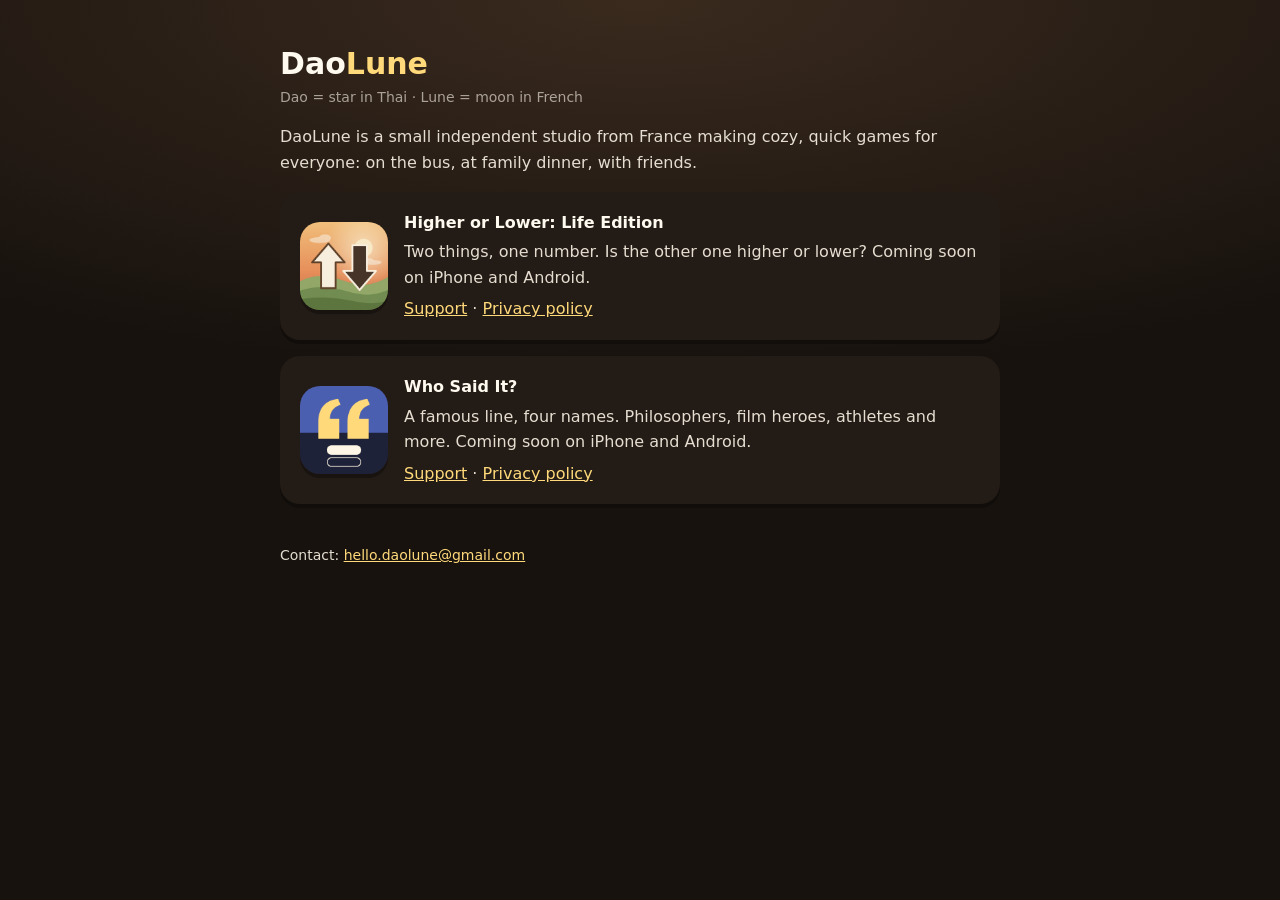
<file: index.html>
<!DOCTYPE html>
<html lang="en">
<head>
<meta charset="utf-8">
<meta name="viewport" content="width=device-width, initial-scale=1">
<title>DaoLune – small cozy games</title>
<link rel="stylesheet" href="higher-or-lower/style.css">
<style>.game{display:flex;gap:16px;align-items:center}.game img{width:88px;height:88px;border-radius:20px;box-shadow:0 4px 0 rgba(0,0,0,.3)}</style>
</head>
<body>
<main>
  <h1>Dao<span>Lune</span></h1>
  <p class="muted">Dao = star in Thai · Lune = moon in French</p>
  <p>DaoLune is a small independent studio from France making cozy, quick games for everyone: on the bus, at family dinner, with friends.</p>
  <div class="card game">
    <img src="higher-or-lower/icon.png" alt="">
    <div><b>Higher or Lower: Life Edition</b>
      <p style="margin:4px 0 0">Two things, one number. Is the other one higher or lower? Coming soon on iPhone and Android.</p>
      <p style="margin:6px 0 0"><a href="higher-or-lower/">Support</a> · <a href="higher-or-lower/privacy.html">Privacy policy</a></p></div>
  </div>
  <div class="card game">
    <img src="whosaidit/icon.png" alt="">
    <div><b>Who Said It?</b>
      <p style="margin:4px 0 0">A famous line, four names. Philosophers, film heroes, athletes and more. Coming soon on iPhone and Android.</p>
      <p style="margin:6px 0 0"><a href="whosaidit/">Support</a> · <a href="whosaidit/privacy.html">Privacy policy</a></p></div>
  </div>
  <p class="foot">Contact: <a href="mailto:hello.daolune@gmail.com">hello.daolune@gmail.com</a></p>
</main>
</body>
</html>
</file>
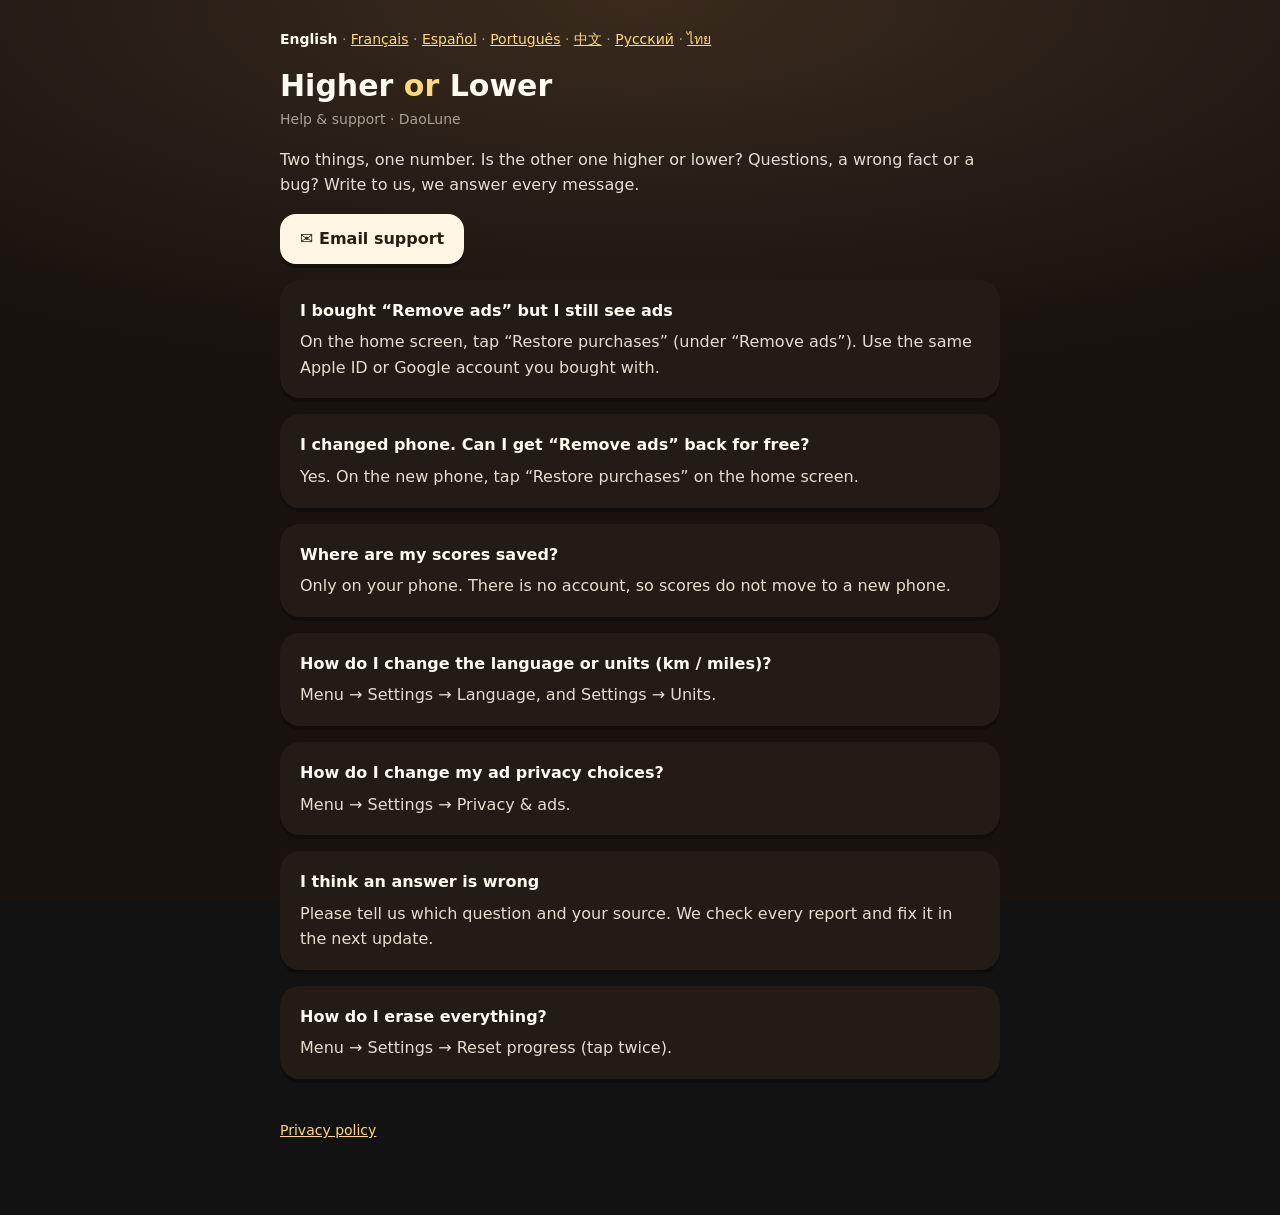
<file: higher-or-lower/index.html>
<!DOCTYPE html>
<html lang="en">
<head>
<meta charset="utf-8">
<meta name="viewport" content="width=device-width, initial-scale=1">
<title>Higher or Lower – Support</title>
<link rel="stylesheet" href="style.css">
</head>
<body>
<main>
  <nav class="langs" id="langs"></nav>
  <article id="doc"></article>
  <p class="foot"><a href="privacy.html" id="back"></a></p>
</main>
<script src="config.js"></script>
<script>
// Support page of the game "Higher or Lower" (App Store "Support URL").
const T = {
en:{ back:"Privacy policy", title:"Help & support", intro:"Two things, one number. Is the other one higher or lower? Questions, a wrong fact or a bug? Write to us, we answer every message.", mail:"Email support", faq:[
 ["I bought “Remove ads” but I still see ads","On the home screen, tap “Restore purchases” (under “Remove ads”). Use the same Apple ID or Google account you bought with."],
 ["I changed phone. Can I get “Remove ads” back for free?","Yes. On the new phone, tap “Restore purchases” on the home screen."],
 ["Where are my scores saved?","Only on your phone. There is no account, so scores do not move to a new phone."],
 ["How do I change the language or units (km / miles)?","Menu → Settings → Language, and Settings → Units."],
 ["How do I change my ad privacy choices?","Menu → Settings → Privacy & ads."],
 ["I think an answer is wrong","Please tell us which question and your source. We check every report and fix it in the next update."],
 ["How do I erase everything?","Menu → Settings → Reset progress (tap twice)."]]},
fr:{ back:"Politique de confidentialité", title:"Aide et assistance", intro:"Deux choses, un nombre. L'autre est-il plus ou moins ? Une question, une erreur dans une réponse ou un bug ? Écris-nous, nous répondons à chaque message.", mail:"Écrire au support", faq:[
 ["J'ai acheté « Supprimer les pubs » mais je vois encore des pubs","Sur l'écran d'accueil, appuie sur « Restaurer les achats » (sous « Supprimer les pubs »), avec le même identifiant Apple ou compte Google que pour l'achat."],
 ["J'ai changé de téléphone. Je récupère « Supprimer les pubs » gratuitement ?","Oui. Sur le nouveau téléphone, appuie sur « Restaurer les achats » sur l'écran d'accueil."],
 ["Où sont enregistrés mes scores ?","Uniquement sur ton téléphone. Il n'y a pas de compte, donc les scores ne passent pas sur un nouveau téléphone."],
 ["Comment changer la langue ou les unités (km / miles) ?","Menu → Réglages → Langue, et Réglages → Unités."],
 ["Comment modifier mes choix de confidentialité pour les pubs ?","Menu → Réglages → Confidentialité et pubs."],
 ["Je pense qu'une réponse est fausse","Dis-nous quelle question et ta source. Nous vérifions chaque signalement et corrigeons dans la mise à jour suivante."],
 ["Comment tout effacer ?","Menu → Réglages → Effacer la progression (appuie deux fois)."]]},
es:{ back:"Política de privacidad", title:"Ayuda y soporte", intro:"Dos cosas, un número. ¿El otro es más o menos? ¿Una pregunta, un dato erróneo o un fallo? Escríbenos, respondemos a todos los mensajes.", mail:"Escribir a soporte", faq:[
 ["Compré «Quitar anuncios» pero sigo viendo anuncios","En la pantalla de inicio, toca «Restaurar compras» (debajo de «Quitar anuncios»), con el mismo ID de Apple o cuenta de Google de la compra."],
 ["Cambié de teléfono. ¿Recupero «Quitar anuncios» gratis?","Sí. En el teléfono nuevo, toca «Restaurar compras» en la pantalla de inicio."],
 ["¿Dónde se guardan mis puntuaciones?","Solo en tu teléfono. No hay cuenta, así que no pasan a un teléfono nuevo."],
 ["¿Cómo cambio el idioma o las unidades (km / millas)?","Menú → Ajustes → Idioma, y Ajustes → Unidades."],
 ["¿Cómo cambio mis opciones de privacidad de anuncios?","Menú → Ajustes → Privacidad y anuncios."],
 ["Creo que una respuesta está mal","Dinos qué pregunta y tu fuente. Revisamos cada aviso y lo corregimos en la siguiente actualización."],
 ["¿Cómo lo borro todo?","Menú → Ajustes → Borrar progreso (toca dos veces)."]]},
pt:{ back:"Política de privacidade", title:"Ajuda e suporte", intro:"Duas coisas, um número. O outro é maior ou menor? Dúvida, um dado errado ou um bug? Escreva para nós, respondemos todas as mensagens.", mail:"Falar com o suporte", faq:[
 ["Comprei “Remover anúncios” mas ainda vejo anúncios","Na tela inicial, toque em “Restaurar compras” (abaixo de “Remover anúncios”), com o mesmo ID Apple ou conta Google da compra."],
 ["Troquei de celular. Recupero “Remover anúncios” de graça?","Sim. No celular novo, toque em “Restaurar compras” na tela inicial."],
 ["Onde ficam salvas minhas pontuações?","Só no seu celular. Não existe conta, então elas não passam para um celular novo."],
 ["Como mudo o idioma ou as unidades (km / milhas)?","Menu → Configurações → Idioma, e Configurações → Unidades."],
 ["Como mudo minhas escolhas de privacidade de anúncios?","Menu → Configurações → Privacidade e anúncios."],
 ["Acho que uma resposta está errada","Diga qual pergunta e sua fonte. Verificamos cada aviso e corrigimos na próxima atualização."],
 ["Como apago tudo?","Menu → Configurações → Apagar progresso (toque duas vezes)."]]},
zh:{ back:"隐私政策", title:"帮助与支持", intro:"两样东西，一个数字。另一个更高还是更低？有问题、发现答案有误或遇到 bug？请给我们写信，每条消息我们都会回复。", mail:"联系支持", faq:[
 ["我购买了“去除广告”，但仍然看到广告","在主界面点击“恢复购买”（位于“去除广告”下方），并使用购买时的 Apple ID 或 Google 账号。"],
 ["我换了手机，可以免费恢复“去除广告”吗？","可以。在新手机的主界面点击“恢复购买”。"],
 ["我的分数保存在哪里？","只保存在你的手机上。没有账号，所以分数不会转移到新手机。"],
 ["如何更改语言或单位（公里 / 英里）？","菜单 → 设置 → 语言，以及 设置 → 单位。"],
 ["如何更改广告隐私选项？","菜单 → 设置 → 隐私与广告。"],
 ["我觉得某个答案是错的","请告诉我们是哪道题以及你的来源。我们会核实每一条反馈，并在下次更新中修正。"],
 ["如何清除所有数据？","菜单 → 设置 → 重置进度（点两次）。"]]},
ru:{ back:"Политика конфиденциальности", title:"Помощь и поддержка", intro:"Две вещи, одно число. У другой больше или меньше? Вопрос, ошибка в ответе или баг? Напиши нам — мы отвечаем на каждое сообщение.", mail:"Написать в поддержку", faq:[
 ["Я купил(а) «Убрать рекламу», но реклама осталась","На главном экране нажми «Восстановить покупки» (под «Убрать рекламу»), используя тот же Apple ID или аккаунт Google, что и при покупке."],
 ["Я сменил(а) телефон. Можно бесплатно вернуть «Убрать рекламу»?","Да. На новом телефоне нажми «Восстановить покупки» на главном экране."],
 ["Где хранятся мои результаты?","Только на телефоне. Аккаунта нет, поэтому результаты не переносятся на новый телефон."],
 ["Как сменить язык или единицы (км / мили)?","Меню → Настройки → Язык, и Настройки → Единицы."],
 ["Как изменить настройки конфиденциальности рекламы?","Меню → Настройки → Конфиденциальность и реклама."],
 ["Кажется, ответ неверный","Напиши, какой вопрос и твой источник. Мы проверяем каждое сообщение и исправляем в следующем обновлении."],
 ["Как всё стереть?","Меню → Настройки → Сбросить прогресс (нажми дважды)."]]},
th:{ back:"นโยบายความเป็นส่วนตัว", title:"ช่วยเหลือและติดต่อ", intro:"ของสองอย่าง ตัวเลขหนึ่งตัว อีกอย่างมากกว่าหรือน้อยกว่า? มีคำถาม เจอคำตอบผิด หรือพบปัญหา? เขียนถึงเราได้เลย เราตอบทุกข้อความ", mail:"อีเมลถึงฝ่ายช่วยเหลือ", faq:[
 ["ซื้อ “ลบโฆษณา” แล้วแต่ยังเห็นโฆษณา","ที่หน้าแรก แตะ “กู้คืนการซื้อ” (ใต้ “ลบโฆษณา”) โดยใช้ Apple ID หรือบัญชี Google เดียวกับที่ใช้ซื้อ"],
 ["เปลี่ยนโทรศัพท์ใหม่ ได้ “ลบโฆษณา” คืนฟรีไหม?","ได้ ในโทรศัพท์เครื่องใหม่ แตะ “กู้คืนการซื้อ” ที่หน้าแรก"],
 ["คะแนนของฉันเก็บไว้ที่ไหน?","เก็บในโทรศัพท์ของคุณเท่านั้น ไม่มีบัญชี คะแนนจึงไม่ย้ายไปเครื่องใหม่"],
 ["เปลี่ยนภาษาหรือหน่วย (กม. / ไมล์) อย่างไร?","เมนู → การตั้งค่า → ภาษา และ การตั้งค่า → หน่วย"],
 ["เปลี่ยนตัวเลือกความเป็นส่วนตัวของโฆษณาอย่างไร?","เมนู → การตั้งค่า → ความเป็นส่วนตัวและโฆษณา"],
 ["คิดว่ามีคำตอบผิด","บอกเราว่าเป็นคำถามข้อไหนและแหล่งข้อมูลของคุณ เราตรวจสอบทุกการแจ้งและแก้ไขในอัปเดตถัดไป"],
 ["ลบข้อมูลทั้งหมดอย่างไร?","เมนู → การตั้งค่า → รีเซ็ตความคืบหน้า (แตะสองครั้ง)"]]},
};
renderPage(T, (t) => '<h1>Higher <span>or</span> Lower</h1><p class="muted">'+t.title+' · DaoLune</p><p>'+t.intro+'</p><p><a class="btn" href="mailto:'+EMAIL+'?subject=Higher%20or%20Lower">✉️ '+t.mail+'</a></p>'
  + t.faq.map(([q,a]) => '<div class="card"><b>'+q+'</b><p style="margin:6px 0 0">'+a+'</p></div>').join(""));
</script>
</body>
</html>
</file>
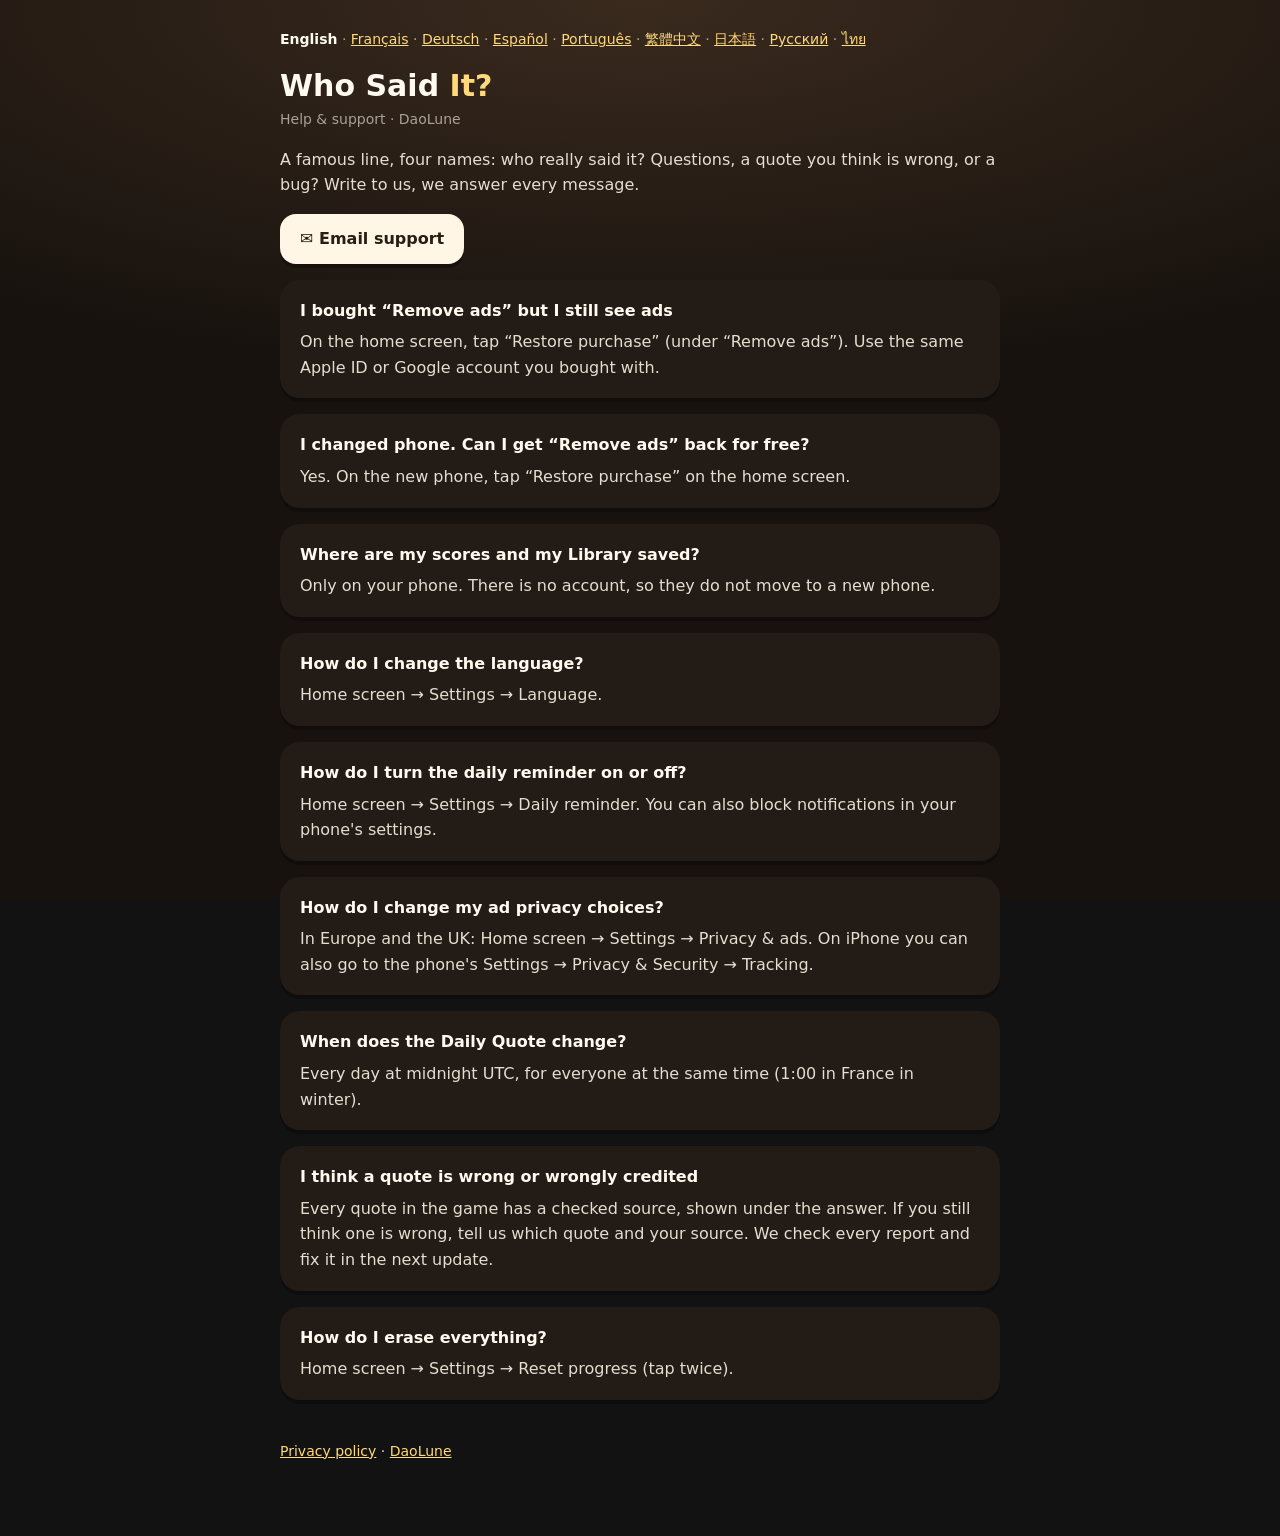
<file: whosaidit/index.html>
<!DOCTYPE html>
<html lang="en">
<head>
<meta charset="utf-8">
<meta name="viewport" content="width=device-width, initial-scale=1">
<title>Who Said It? – Support</title>
<link rel="stylesheet" href="style.css">
</head>
<body>
<main>
  <nav class="langs" id="langs"></nav>
  <article id="doc"></article>
  <p class="foot"><a href="privacy.html" id="back"></a> · <a href="../">DaoLune</a></p>
</main>
<script>
// Support page of the game "Who Said It?" (App Store "Support URL"). Labels match the game's own buttons.
const EMAIL = "hello.daolune@gmail.com";
const LANGS = [["en","English"],["fr","Français"],["de","Deutsch"],["es","Español"],["pt","Português"],["zh","繁體中文"],["ja","日本語"],["ru","Русский"],["th","ไทย"]];
const T = {
en:{ back:"Privacy policy", title:"Help & support", intro:"A famous line, four names: who really said it? Questions, a quote you think is wrong, or a bug? Write to us, we answer every message.", mail:"Email support", faq:[
 ["I bought “Remove ads” but I still see ads","On the home screen, tap “Restore purchase” (under “Remove ads”). Use the same Apple ID or Google account you bought with."],
 ["I changed phone. Can I get “Remove ads” back for free?","Yes. On the new phone, tap “Restore purchase” on the home screen."],
 ["Where are my scores and my Library saved?","Only on your phone. There is no account, so they do not move to a new phone."],
 ["How do I change the language?","Home screen → Settings → Language."],
 ["How do I turn the daily reminder on or off?","Home screen → Settings → Daily reminder. You can also block notifications in your phone's settings."],
 ["How do I change my ad privacy choices?","In Europe and the UK: Home screen → Settings → Privacy & ads. On iPhone you can also go to the phone's Settings → Privacy & Security → Tracking."],
 ["When does the Daily Quote change?","Every day at midnight UTC, for everyone at the same time (1:00 in France in winter)."],
 ["I think a quote is wrong or wrongly credited","Every quote in the game has a checked source, shown under the answer. If you still think one is wrong, tell us which quote and your source. We check every report and fix it in the next update."],
 ["How do I erase everything?","Home screen → Settings → Reset progress (tap twice)."]]},
fr:{ back:"Politique de confidentialité", title:"Aide et assistance", intro:"Une citation célèbre, quatre noms : qui l'a vraiment dite ? Une question, une citation qui te semble fausse ou un bug ? Écris-nous, nous répondons à chaque message.", mail:"Écrire au support", faq:[
 ["J'ai acheté « Supprimer les pubs » mais je vois encore des pubs","Sur l'écran d'accueil, appuie sur « Restaurer l'achat » (sous « Supprimer les pubs »), avec le même identifiant Apple ou compte Google que pour l'achat."],
 ["J'ai changé de téléphone. Je récupère « Supprimer les pubs » gratuitement ?","Oui. Sur le nouveau téléphone, appuie sur « Restaurer l'achat » sur l'écran d'accueil."],
 ["Où sont enregistrés mes scores et ma Collection ?","Uniquement sur ton téléphone. Il n'y a pas de compte, donc ils ne passent pas sur un nouveau téléphone."],
 ["Comment changer la langue ?","Écran d'accueil → Réglages → Langue."],
 ["Comment activer ou couper le rappel quotidien ?","Écran d'accueil → Réglages → Rappel quotidien. Tu peux aussi bloquer les notifications dans les réglages du téléphone."],
 ["Comment modifier mes choix de confidentialité pour les pubs ?","En Europe et au Royaume-Uni : écran d'accueil → Réglages → Confidentialité et pubs. Sur iPhone, tu peux aussi aller dans Réglages du téléphone → Confidentialité et sécurité → Suivi."],
 ["Quand change la Citation du jour ?","Chaque jour à minuit UTC, en même temps pour tout le monde (1 h du matin en France l'hiver)."],
 ["Je pense qu'une citation est fausse ou mal attribuée","Chaque citation du jeu a une source vérifiée, affichée sous la réponse. Si tu penses quand même qu'il y a une erreur, dis-nous quelle citation et ta source. Nous vérifions chaque signalement et corrigeons dans la mise à jour suivante."],
 ["Comment tout effacer ?","Écran d'accueil → Réglages → Effacer la progression (appuie deux fois)."]]},
de:{ back:"Datenschutzerklärung", title:"Hilfe & Support", intro:"Ein berühmtes Zitat, vier Namen: Wer hat es wirklich gesagt? Fragen, ein Zitat, das du für falsch hältst, oder ein Fehler? Schreib uns, wir beantworten jede Nachricht.", mail:"Support kontaktieren", faq:[
 ["Ich habe „Werbung entfernen“ gekauft, sehe aber noch Werbung","Tippe auf dem Startbildschirm auf „Kauf wiederherstellen“ (unter „Werbung entfernen“). Nutze dieselbe Apple-ID bzw. dasselbe Google-Konto wie beim Kauf."],
 ["Ich habe ein neues Handy. Bekomme ich „Werbung entfernen“ kostenlos zurück?","Ja. Tippe auf dem neuen Handy auf dem Startbildschirm auf „Kauf wiederherstellen“."],
 ["Wo werden meine Punkte und meine Sammlung gespeichert?","Nur auf deinem Handy. Es gibt kein Konto, daher werden sie nicht auf ein neues Handy übertragen."],
 ["Wie ändere ich die Sprache?","Startbildschirm → Einstellungen → Sprache."],
 ["Wie schalte ich die tägliche Erinnerung ein oder aus?","Startbildschirm → Einstellungen → Tägliche Erinnerung. Du kannst Mitteilungen auch in den Handy-Einstellungen blockieren."],
 ["Wie ändere ich meine Datenschutz-Einstellungen für Werbung?","In Europa und Großbritannien: Startbildschirm → Einstellungen → Datenschutz & Werbung. Auf dem iPhone auch unter Einstellungen → Datenschutz & Sicherheit → Tracking."],
 ["Wann wechselt das Zitat des Tages?","Jeden Tag um Mitternacht UTC, für alle gleichzeitig (1 Uhr in Deutschland im Winter)."],
 ["Ich glaube, ein Zitat ist falsch oder falsch zugeordnet","Jedes Zitat im Spiel hat eine geprüfte Quelle, die unter der Antwort steht. Wenn du trotzdem einen Fehler vermutest, nenne uns das Zitat und deine Quelle. Wir prüfen jede Meldung und korrigieren sie im nächsten Update."],
 ["Wie lösche ich alles?","Startbildschirm → Einstellungen → Fortschritt zurücksetzen (zweimal tippen)."]]},
es:{ back:"Política de privacidad", title:"Ayuda y soporte", intro:"Una frase célebre, cuatro nombres: ¿quién la dijo de verdad? ¿Una pregunta, una cita que crees que está mal o un fallo? Escríbenos, respondemos a todos los mensajes.", mail:"Escribir a soporte", faq:[
 ["Compré «Quitar anuncios» pero sigo viendo anuncios","En la pantalla de inicio, toca «Restaurar compra» (debajo de «Quitar anuncios»), con el mismo ID de Apple o cuenta de Google de la compra."],
 ["Cambié de teléfono. ¿Recupero «Quitar anuncios» gratis?","Sí. En el teléfono nuevo, toca «Restaurar compra» en la pantalla de inicio."],
 ["¿Dónde se guardan mis puntuaciones y mi Colección?","Solo en tu teléfono. No hay cuenta, así que no pasan a un teléfono nuevo."],
 ["¿Cómo cambio el idioma?","Pantalla de inicio → Ajustes → Idioma."],
 ["¿Cómo activo o desactivo el recordatorio diario?","Pantalla de inicio → Ajustes → Recordatorio diario. También puedes bloquear las notificaciones en los ajustes del teléfono."],
 ["¿Cómo cambio mis opciones de privacidad de anuncios?","En Europa y Reino Unido: pantalla de inicio → Ajustes → Privacidad y anuncios. En iPhone también en Ajustes del teléfono → Privacidad y seguridad → Rastreo."],
 ["¿Cuándo cambia la Cita del día?","Cada día a medianoche UTC, a la misma hora para todos (la 1:00 en España en invierno)."],
 ["Creo que una cita está mal o mal atribuida","Cada cita del juego tiene una fuente verificada, que aparece bajo la respuesta. Si aun así crees que hay un error, dinos qué cita y tu fuente. Revisamos cada aviso y lo corregimos en la siguiente actualización."],
 ["¿Cómo lo borro todo?","Pantalla de inicio → Ajustes → Borrar progreso (toca dos veces)."]]},
pt:{ back:"Política de privacidade", title:"Ajuda e suporte", intro:"Uma frase famosa, quatro nomes: quem disse de verdade? Dúvida, uma citação que parece errada ou um bug? Escreva para nós, respondemos todas as mensagens.", mail:"Falar com o suporte", faq:[
 ["Comprei “Remover anúncios” mas ainda vejo anúncios","Na tela inicial, toque em “Restaurar compra” (abaixo de “Remover anúncios”), com o mesmo ID Apple ou conta Google da compra."],
 ["Troquei de celular. Recupero “Remover anúncios” de graça?","Sim. No celular novo, toque em “Restaurar compra” na tela inicial."],
 ["Onde ficam salvas minhas pontuações e minha Coleção?","Só no seu celular. Não existe conta, então elas não passam para um celular novo."],
 ["Como mudo o idioma?","Tela inicial → Configurações → Idioma."],
 ["Como ligo ou desligo o lembrete diário?","Tela inicial → Configurações → Lembrete diário. Você também pode bloquear as notificações nas configurações do celular."],
 ["Como mudo minhas escolhas de privacidade de anúncios?","Na Europa e no Reino Unido: tela inicial → Configurações → Privacidade e anúncios. No iPhone, também em Ajustes → Privacidade e Segurança → Rastreamento."],
 ["Quando a Citação do dia muda?","Todo dia à meia-noite UTC, ao mesmo tempo para todos (21h no horário de Brasília)."],
 ["Acho que uma citação está errada ou atribuída à pessoa errada","Cada citação do jogo tem uma fonte verificada, mostrada abaixo da resposta. Se mesmo assim achar que há um erro, diga qual citação e sua fonte. Verificamos cada aviso e corrigimos na próxima atualização."],
 ["Como apago tudo?","Tela inicial → Configurações → Apagar progresso (toque duas vezes)."]]},
zh:{ back:"隱私政策", title:"說明與支援", intro:"一句名言，四個名字：到底是誰說的？有問題、覺得某句名言有誤，或遇到錯誤？請寫信給我們，每封訊息我們都會回覆。", mail:"聯絡支援", faq:[
 ["我買了「去除廣告」，但還是看到廣告","在主畫面點「恢復購買」（在「去除廣告」下方），並使用購買時的 Apple ID 或 Google 帳號。"],
 ["我換了手機，可以免費取回「去除廣告」嗎？","可以。在新手機的主畫面點「恢復購買」。"],
 ["我的分數和收藏存在哪裡？","只存在你的手機裡。沒有帳號，所以不會轉移到新手機。"],
 ["如何更改語言？","主畫面 → 設定 → 語言。"],
 ["如何開啟或關閉每日提醒？","主畫面 → 設定 → 每日提醒。你也可以在手機設定中封鎖通知。"],
 ["如何更改廣告隱私選項？","在歐洲和英國：主畫面 → 設定 → 隱私與廣告。iPhone 也可以到手機的 設定 → 隱私權與安全性 → 追蹤。"],
 ["「每日名言」什麼時候更新？","每天 UTC 午夜，所有人同時更新（台灣時間早上 8 點）。"],
 ["我覺得某句名言有誤或作者標錯了","遊戲中每句名言都有經過查證的出處，顯示在答案下方。如果你仍然覺得有錯，請告訴我們是哪一句以及你的資料來源。我們會核實每一則回報，並在下次更新中修正。"],
 ["如何清除所有資料？","主畫面 → 設定 → 重置進度（點兩次）。"]]},
ja:{ back:"プライバシーポリシー", title:"ヘルプとサポート", intro:"有名な言葉と4つの名前。本当に言ったのは誰？ ご質問、間違っていると思う名言、不具合などがあればご連絡ください。すべてのメッセージにお返事します。", mail:"サポートにメール", faq:[
 ["「広告を削除」を購入したのに広告が出ます","ホーム画面で「購入を復元」（「広告を削除」の下）をタップしてください。購入時と同じ Apple ID または Google アカウントを使ってください。"],
 ["機種変更しました。「広告を削除」は無料で戻せますか？","はい。新しい端末のホーム画面で「購入を復元」をタップしてください。"],
 ["スコアやコレクションはどこに保存されますか？","お使いの端末の中だけです。アカウントがないため、新しい端末には引き継がれません。"],
 ["言語を変えるには？","ホーム画面 → 設定 → 言語。"],
 ["毎日のお知らせをオン・オフするには？","ホーム画面 → 設定 → 毎日のお知らせ。端末の設定で通知をオフにすることもできます。"],
 ["広告のプライバシー設定を変えるには？","ヨーロッパとイギリスでは：ホーム画面 → 設定 → プライバシーと広告。iPhone では端末の 設定 → プライバシーとセキュリティ → トラッキング からも変更できます。"],
 ["「今日の名言」はいつ変わりますか？","毎日 UTC の午前0時に、全員同時に変わります（日本時間の午前9時）。"],
 ["名言が間違っている、または別の人の言葉だと思います","ゲーム内のすべての名言には確認済みの出典があり、答えの下に表示されます。それでも間違いだと思う場合は、どの名言かと根拠となる出典をお知らせください。すべて確認し、次のアップデートで修正します。"],
 ["すべて消去するには？","ホーム画面 → 設定 → 記録をリセット（2回タップ）。"]]},
ru:{ back:"Политика конфиденциальности", title:"Помощь и поддержка", intro:"Известная фраза и четыре имени: кто сказал её на самом деле? Вопрос, цитата, которая кажется неверной, или ошибка? Напиши нам — мы отвечаем на каждое сообщение.", mail:"Написать в поддержку", faq:[
 ["Я купил(а) «Убрать рекламу», но реклама осталась","На главном экране нажми «Восстановить покупку» (под «Убрать рекламу»), используя тот же Apple ID или аккаунт Google, что и при покупке."],
 ["Я сменил(а) телефон. Можно бесплатно вернуть «Убрать рекламу»?","Да. На новом телефоне нажми «Восстановить покупку» на главном экране."],
 ["Где хранятся мои результаты и Коллекция?","Только на телефоне. Аккаунта нет, поэтому они не переносятся на новый телефон."],
 ["Как сменить язык?","Главный экран → Настройки → Язык."],
 ["Как включить или выключить ежедневное напоминание?","Главный экран → Настройки → Ежедневное напоминание. Также можно отключить уведомления в настройках телефона."],
 ["Как изменить настройки конфиденциальности рекламы?","В Европе и Великобритании: главный экран → Настройки → Конфиденциальность и реклама. На iPhone также: Настройки телефона → Конфиденциальность и безопасность → Отслеживание."],
 ["Когда меняется цитата дня?","Каждый день в полночь по UTC, для всех одновременно (в 3:00 по Москве)."],
 ["Мне кажется, цитата неверная или приписана не тому человеку","У каждой цитаты в игре есть проверенный источник — он показан под ответом. Если всё же видишь ошибку, напиши, какая цитата и какой у тебя источник. Мы проверяем каждое сообщение и исправляем в следующем обновлении."],
 ["Как всё стереть?","Главный экран → Настройки → Сбросить прогресс (нажми дважды)."]]},
th:{ back:"นโยบายความเป็นส่วนตัว", title:"ช่วยเหลือและติดต่อ", intro:"คำคมดัง ชื่อสี่ชื่อ ใครพูดจริง ๆ? มีคำถาม เจอคำคมที่คิดว่าผิด หรือพบปัญหา? เขียนถึงเราได้เลย เราตอบทุกข้อความ", mail:"อีเมลถึงฝ่ายช่วยเหลือ", faq:[
 ["ซื้อ “ลบโฆษณา” แล้วแต่ยังเห็นโฆษณา","ที่หน้าแรก แตะ “กู้คืนการซื้อ” (ใต้ “ลบโฆษณา”) โดยใช้ Apple ID หรือบัญชี Google เดียวกับที่ใช้ซื้อ"],
 ["เปลี่ยนโทรศัพท์ใหม่ ได้ “ลบโฆษณา” คืนฟรีไหม?","ได้ ในโทรศัพท์เครื่องใหม่ แตะ “กู้คืนการซื้อ” ที่หน้าแรก"],
 ["คะแนนและคอลเลกชันของฉันเก็บไว้ที่ไหน?","เก็บในโทรศัพท์ของคุณเท่านั้น ไม่มีบัญชี จึงไม่ย้ายไปเครื่องใหม่"],
 ["เปลี่ยนภาษาอย่างไร?","หน้าแรก → การตั้งค่า → ภาษา"],
 ["เปิดหรือปิดการแจ้งเตือนรายวันอย่างไร?","หน้าแรก → การตั้งค่า → แจ้งเตือนรายวัน หรือปิดการแจ้งเตือนในการตั้งค่าของโทรศัพท์ก็ได้"],
 ["เปลี่ยนตัวเลือกความเป็นส่วนตัวของโฆษณาอย่างไร?","ในยุโรปและสหราชอาณาจักร: หน้าแรก → การตั้งค่า → ความเป็นส่วนตัวและโฆษณา บน iPhone ไปที่ การตั้งค่า → ความเป็นส่วนตัวและความปลอดภัย → การติดตาม ได้ด้วย"],
 ["คำคมประจำวันเปลี่ยนเมื่อไร?","ทุกวันเวลาเที่ยงคืน UTC พร้อมกันทุกคน (7 โมงเช้าเวลาประเทศไทย)"],
 ["คิดว่าคำคมผิดหรือใส่ชื่อคนพูดผิด","ทุกคำคมในเกมมีแหล่งที่มาที่ตรวจสอบแล้ว แสดงอยู่ใต้คำตอบ ถ้ายังคิดว่าผิด บอกเราว่าเป็นคำคมไหนและแหล่งข้อมูลของคุณ เราตรวจสอบทุกการแจ้งและแก้ไขในอัปเดตถัดไป"],
 ["ลบข้อมูลทั้งหมดอย่างไร?","หน้าแรก → การตั้งค่า → ล้างความคืบหน้า (แตะสองครั้ง)"]]},
};
const want = new URLSearchParams(location.search).get("lang") || (navigator.language || "en").slice(0,2).toLowerCase();
const L = T[want] ? want : "en", t = T[L];
document.documentElement.lang = L;
document.getElementById("langs").innerHTML = LANGS.map(([c,n]) => c===L ? "<b>"+n+"</b>" : '<a href="?lang='+c+'">'+n+"</a>").join(" · ");
document.getElementById("doc").innerHTML = '<h1>Who Said <span>It?</span></h1><p class="muted">'+t.title+' · DaoLune</p><p>'+t.intro+'</p><p><a class="btn" href="mailto:'+EMAIL+'?subject=Who%20Said%20It%3F">✉️ '+t.mail+'</a></p>'
  + t.faq.map(([q,a]) => '<div class="card"><b>'+q+'</b><p style="margin:6px 0 0">'+a+'</p></div>').join("");
document.getElementById("back").textContent = t.back;
document.title = "Who Said It? – " + t.title;
</script>
</body>
</html>
</file>
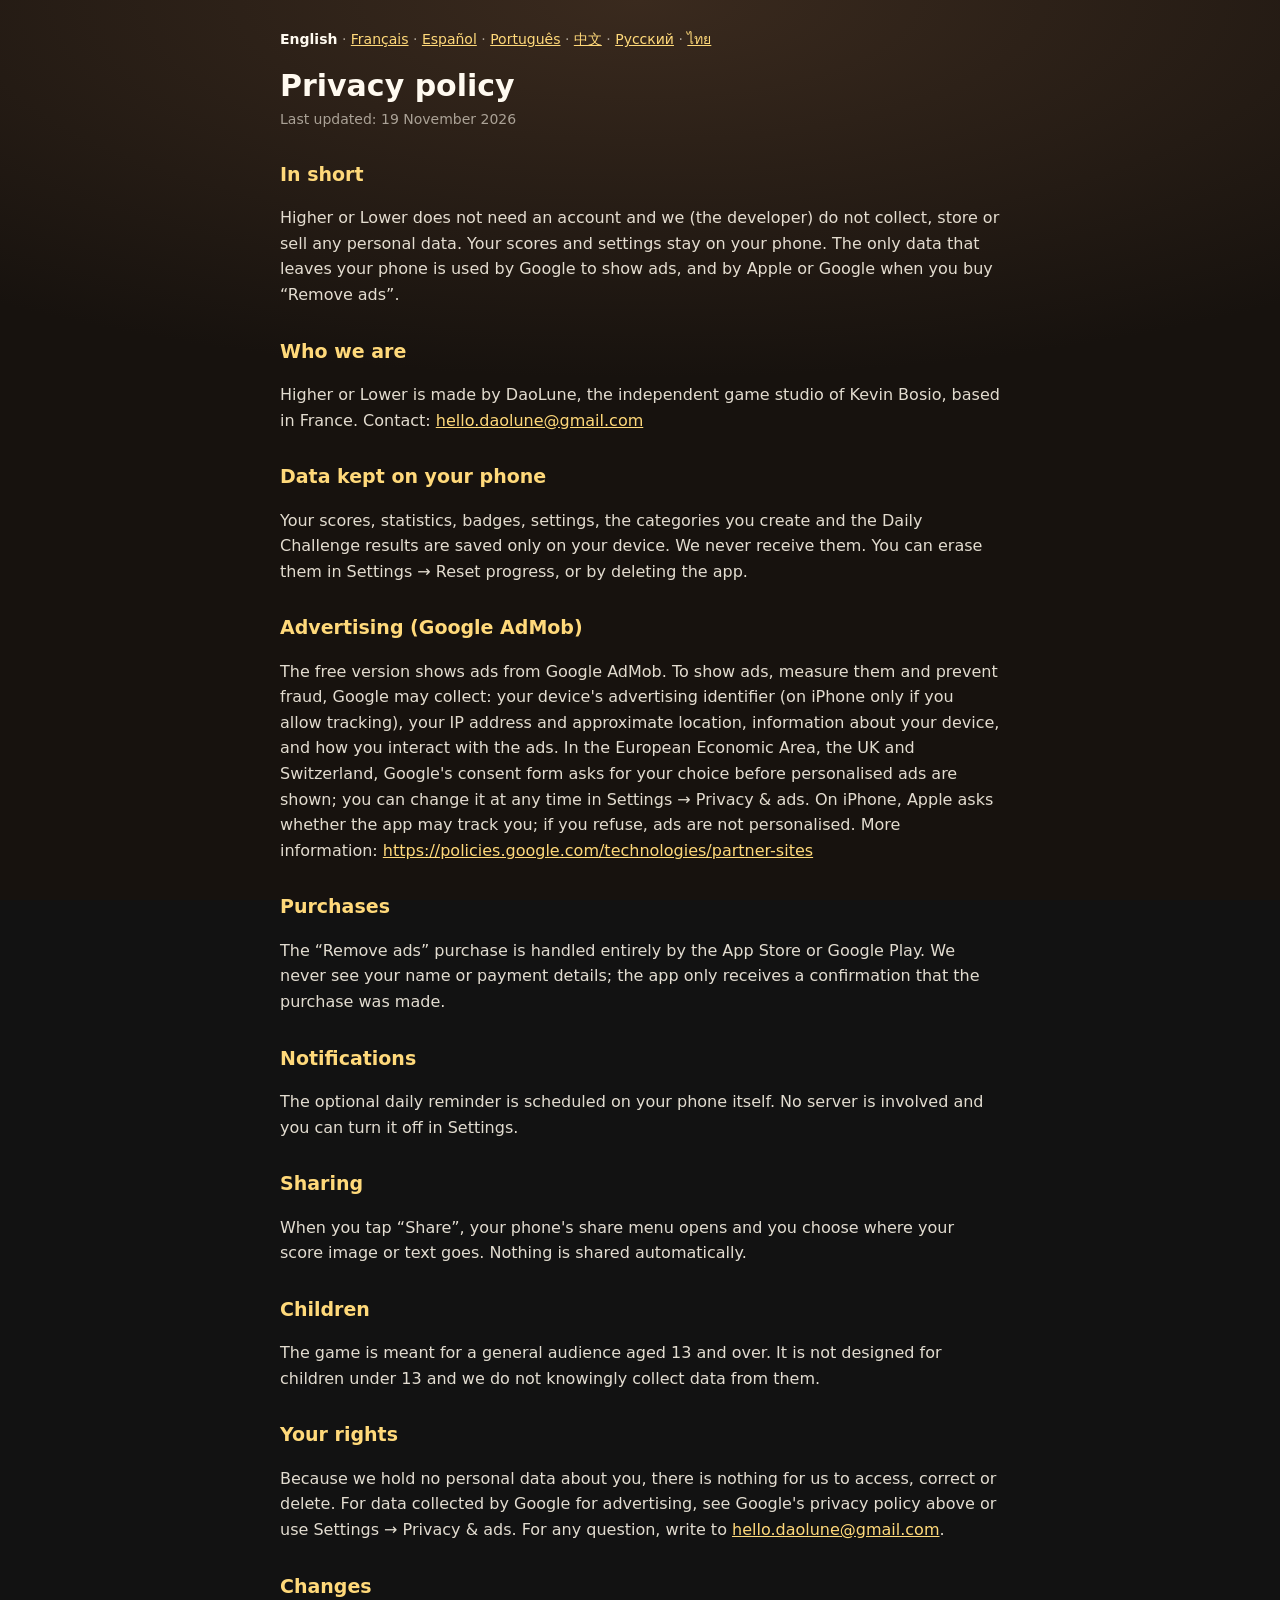
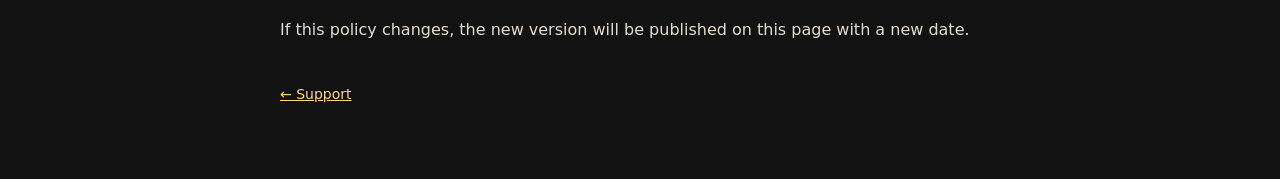
<file: higher-or-lower/privacy.html>
<!DOCTYPE html>
<html lang="en">
<head>
<meta charset="utf-8">
<meta name="viewport" content="width=device-width, initial-scale=1">
<title>Higher or Lower – Privacy policy</title>
<link rel="stylesheet" href="style.css">
</head>
<body>
<main>
  <nav class="langs" id="langs"></nav>
  <article id="doc"></article>
  <p class="foot"><a href="index.html" id="back"></a></p>
</main>
<script src="config.js"></script>
<script>
// Privacy policy of the game "Higher or Lower". Last update: 19 November 2026.
const DATE = { en:"19 November 2026", fr:"19 novembre 2026", es:"19 de noviembre de 2026", pt:"19 de novembro de 2026", zh:"2026年11月19日", ru:"19 ноября 2026 г.", th:"19 พฤศจิกายน 2569" };
const T = {
en:{ back:"← Support", title:"Privacy policy", updated:"Last updated:", s:[
 ["In short","Higher or Lower does not need an account and we (the developer) do not collect, store or sell any personal data. Your scores and settings stay on your phone. The only data that leaves your phone is used by Google to show ads, and by Apple or Google when you buy “Remove ads”."],
 ["Who we are","Higher or Lower is made by DaoLune, the independent game studio of Kevin Bosio, based in France. Contact: {email}"],
 ["Data kept on your phone","Your scores, statistics, badges, settings, the categories you create and the Daily Challenge results are saved only on your device. We never receive them. You can erase them in Settings → Reset progress, or by deleting the app."],
 ["Advertising (Google AdMob)","The free version shows ads from Google AdMob. To show ads, measure them and prevent fraud, Google may collect: your device's advertising identifier (on iPhone only if you allow tracking), your IP address and approximate location, information about your device, and how you interact with the ads. In the European Economic Area, the UK and Switzerland, Google's consent form asks for your choice before personalised ads are shown; you can change it at any time in Settings → Privacy & ads. On iPhone, Apple asks whether the app may track you; if you refuse, ads are not personalised. More information: https://policies.google.com/technologies/partner-sites"],
 ["Purchases","The “Remove ads” purchase is handled entirely by the App Store or Google Play. We never see your name or payment details; the app only receives a confirmation that the purchase was made."],
 ["Notifications","The optional daily reminder is scheduled on your phone itself. No server is involved and you can turn it off in Settings."],
 ["Sharing","When you tap “Share”, your phone's share menu opens and you choose where your score image or text goes. Nothing is shared automatically."],
 ["Children","The game is meant for a general audience aged 13 and over. It is not designed for children under 13 and we do not knowingly collect data from them."],
 ["Your rights","Because we hold no personal data about you, there is nothing for us to access, correct or delete. For data collected by Google for advertising, see Google's privacy policy above or use Settings → Privacy & ads. For any question, write to {email}."],
 ["Changes","If this policy changes, the new version will be published on this page with a new date."]]},
fr:{ back:"← Assistance", title:"Politique de confidentialité", updated:"Dernière mise à jour :", s:[
 ["En bref","Higher or Lower ne demande aucun compte et nous (le développeur) ne collectons, ne conservons et ne vendons aucune donnée personnelle. Tes scores et réglages restent sur ton téléphone. Les seules données qui quittent ton téléphone sont utilisées par Google pour afficher des publicités, et par Apple ou Google si tu achètes « Supprimer les pubs »."],
 ["Qui sommes-nous","Higher or Lower est créé par DaoLune, le studio de jeux indépendant de Kevin Bosio, basé en France. Contact : {email}"],
 ["Données gardées sur ton téléphone","Tes scores, statistiques, badges, réglages, les catégories que tu crées et tes résultats du Défi du jour sont enregistrés uniquement sur ton appareil. Nous ne les recevons jamais. Tu peux les effacer dans Réglages → Effacer la progression, ou en supprimant l'application."],
 ["Publicité (Google AdMob)","La version gratuite affiche des publicités de Google AdMob. Pour les afficher, les mesurer et lutter contre la fraude, Google peut collecter : l'identifiant publicitaire de ton appareil (sur iPhone seulement si tu autorises le suivi), ton adresse IP et ta position approximative, des informations sur ton appareil et tes interactions avec les publicités. Dans l'Espace économique européen, au Royaume-Uni et en Suisse, le formulaire de consentement de Google te demande ton choix avant toute publicité personnalisée ; tu peux le modifier à tout moment dans Réglages → Confidentialité et pubs. Sur iPhone, Apple te demande si l'app peut te suivre ; si tu refuses, les publicités ne sont pas personnalisées. Plus d'infos : https://policies.google.com/technologies/partner-sites"],
 ["Achats","L'achat « Supprimer les pubs » est entièrement géré par l'App Store ou Google Play. Nous ne voyons jamais ton nom ni tes données de paiement ; l'app reçoit seulement la confirmation de l'achat."],
 ["Notifications","Le rappel quotidien (facultatif) est programmé directement sur ton téléphone. Aucun serveur n'intervient et tu peux le désactiver dans les Réglages."],
 ["Partage","Quand tu appuies sur « Partager », le menu de partage de ton téléphone s'ouvre et tu choisis où envoyer ton score. Rien n'est partagé automatiquement."],
 ["Enfants","Le jeu s'adresse à un public général de 13 ans et plus. Il n'est pas conçu pour les enfants de moins de 13 ans et nous ne collectons sciemment aucune donnée les concernant."],
 ["Tes droits (RGPD)","Comme nous ne détenons aucune donnée personnelle te concernant, il n'y a rien à consulter, corriger ou supprimer de notre côté. Pour les données collectées par Google pour la publicité, consulte la politique de Google ci-dessus ou utilise Réglages → Confidentialité et pubs. Pour toute question : {email}. Tu peux aussi contacter la CNIL (www.cnil.fr)."],
 ["Modifications","Si cette politique change, la nouvelle version sera publiée sur cette page avec une nouvelle date."]]},
es:{ back:"← Ayuda", title:"Política de privacidad", updated:"Última actualización:", s:[
 ["En resumen","Higher or Lower no necesita cuenta y nosotros (el desarrollador) no recopilamos, guardamos ni vendemos datos personales. Tus puntuaciones y ajustes se quedan en tu teléfono. Los únicos datos que salen de tu teléfono los usa Google para mostrar anuncios, y Apple o Google cuando compras «Quitar anuncios»."],
 ["Quiénes somos","Higher or Lower está creado por DaoLune, el estudio de juegos independiente de Kevin Bosio, con sede en Francia. Contacto: {email}"],
 ["Datos guardados en tu teléfono","Tus puntuaciones, estadísticas, insignias, ajustes, las categorías que creas y los resultados del Reto diario se guardan solo en tu dispositivo. Nunca los recibimos. Puedes borrarlos en Ajustes → Borrar progreso o eliminando la app."],
 ["Publicidad (Google AdMob)","La versión gratuita muestra anuncios de Google AdMob. Para mostrarlos, medirlos y evitar el fraude, Google puede recopilar: el identificador publicitario de tu dispositivo (en iPhone solo si permites el rastreo), tu dirección IP y ubicación aproximada, información sobre tu dispositivo y cómo interactúas con los anuncios. En el Espacio Económico Europeo, el Reino Unido y Suiza, el formulario de consentimiento de Google te pide tu elección antes de mostrar anuncios personalizados; puedes cambiarla cuando quieras en Ajustes → Privacidad y anuncios. En iPhone, Apple te pregunta si la app puede rastrearte; si lo rechazas, los anuncios no se personalizan. Más información: https://policies.google.com/technologies/partner-sites"],
 ["Compras","La compra «Quitar anuncios» la gestiona por completo App Store o Google Play. Nunca vemos tu nombre ni tus datos de pago; la app solo recibe la confirmación de la compra."],
 ["Notificaciones","El recordatorio diario (opcional) se programa en tu propio teléfono. No interviene ningún servidor y puedes desactivarlo en Ajustes."],
 ["Compartir","Al tocar «Compartir» se abre el menú de tu teléfono y tú eliges dónde enviar tu puntuación. Nada se comparte automáticamente."],
 ["Menores","El juego está pensado para un público general de 13 años o más. No está diseñado para menores de 13 años y no recopilamos conscientemente datos suyos."],
 ["Tus derechos","Como no guardamos datos personales tuyos, no hay nada que consultar, corregir o borrar por nuestra parte. Para los datos que Google recopila para publicidad, consulta su política (enlace arriba) o usa Ajustes → Privacidad y anuncios. Para cualquier pregunta: {email}."],
 ["Cambios","Si esta política cambia, la nueva versión se publicará en esta página con una nueva fecha."]]},
pt:{ back:"← Suporte", title:"Política de privacidade", updated:"Última atualização:", s:[
 ["Resumo","O Higher or Lower não precisa de conta e nós (o desenvolvedor) não coletamos, guardamos nem vendemos dados pessoais. Suas pontuações e configurações ficam no seu celular. Os únicos dados que saem do celular são usados pelo Google para mostrar anúncios, e pela Apple ou pelo Google quando você compra “Remover anúncios”."],
 ["Quem somos","O Higher or Lower é feito pela DaoLune, o estúdio de jogos independente de Kevin Bosio, na França. Contato: {email}"],
 ["Dados guardados no seu celular","Suas pontuações, estatísticas, conquistas, configurações, as categorias que você cria e os resultados do Desafio diário ficam salvos apenas no seu aparelho. Nunca os recebemos. Você pode apagá-los em Configurações → Apagar progresso ou excluindo o app."],
 ["Publicidade (Google AdMob)","A versão gratuita mostra anúncios do Google AdMob. Para exibi-los, medi-los e evitar fraudes, o Google pode coletar: o identificador de publicidade do aparelho (no iPhone, só se você permitir o rastreamento), seu endereço IP e localização aproximada, informações sobre o aparelho e como você interage com os anúncios. No Espaço Econômico Europeu, no Reino Unido e na Suíça, o formulário de consentimento do Google pede sua escolha antes de mostrar anúncios personalizados; você pode mudá-la a qualquer momento em Configurações → Privacidade e anúncios. No iPhone, a Apple pergunta se o app pode rastrear você; se recusar, os anúncios não são personalizados. Mais informações: https://policies.google.com/technologies/partner-sites"],
 ["Compras","A compra “Remover anúncios” é feita inteiramente pela App Store ou pelo Google Play. Nunca vemos seu nome nem seus dados de pagamento; o app só recebe a confirmação da compra."],
 ["Notificações","O lembrete diário (opcional) é agendado no próprio celular. Nenhum servidor é usado e você pode desativá-lo em Configurações."],
 ["Compartilhar","Ao tocar em “Compartilhar”, o menu do seu celular abre e você escolhe para onde enviar sua pontuação. Nada é compartilhado automaticamente."],
 ["Crianças","O jogo é destinado ao público geral a partir de 13 anos. Não foi criado para menores de 13 anos e não coletamos dados deles intencionalmente."],
 ["Seus direitos (LGPD/GDPR)","Como não guardamos dados pessoais seus, não há nada para acessar, corrigir ou apagar do nosso lado. Para dados coletados pelo Google para publicidade, veja a política do Google acima ou use Configurações → Privacidade e anúncios. Dúvidas: {email}."],
 ["Mudanças","Se esta política mudar, a nova versão será publicada nesta página com uma nova data."]]},
zh:{ back:"← 帮助", title:"隐私政策", updated:"最后更新：", s:[
 ["简要说明","Higher or Lower 无需注册账号，我们（开发者）不会收集、存储或出售任何个人数据。你的分数和设置都保存在你的手机上。唯一会离开手机的数据，是 Google 用于展示广告的数据，以及你购买“去除广告”时由 Apple 或 Google 处理的数据。"],
 ["我们是谁","Higher or Lower 由 DaoLune 制作，这是 Kevin Bosio 在法国创立的独立游戏工作室。联系方式：{email}"],
 ["保存在手机上的数据","你的分数、统计、徽章、设置、你创建的类别以及每日挑战结果只保存在你的设备上，我们从不接收这些数据。你可以在“设置 → 重置进度”中清除，或直接删除应用。"],
 ["广告（Google AdMob）","免费版会显示 Google AdMob 的广告。为了展示和衡量广告并防止欺诈，Google 可能会收集：设备的广告标识符（在 iPhone 上仅在你允许跟踪时）、IP 地址和大致位置、设备信息以及你与广告的互动情况。在欧洲经济区、英国和瑞士，Google 会先通过同意表单征求你的选择，再显示个性化广告；你可以随时在“设置 → 隐私与广告”中更改。在 iPhone 上，Apple 会询问是否允许应用跟踪你；如果拒绝，广告将不会个性化。更多信息：https://policies.google.com/technologies/partner-sites"],
 ["购买","“去除广告”的购买完全由 App Store 或 Google Play 处理。我们看不到你的姓名或付款信息，应用只会收到购买成功的确认。"],
 ["通知","可选的每日提醒直接在你的手机上设定，不经过任何服务器，你可以在设置中关闭。"],
 ["分享","当你点击“分享”时，会打开手机自带的分享菜单，由你选择分享到哪里。不会自动分享任何内容。"],
 ["儿童","本游戏面向13岁及以上的一般用户，并非为13岁以下儿童设计，我们也不会有意收集他们的数据。"],
 ["你的权利","由于我们不持有你的任何个人数据，我们这边没有需要查阅、更正或删除的内容。关于 Google 为广告收集的数据，请参阅上方的 Google 政策或使用“设置 → 隐私与广告”。如有任何问题，请联系 {email}。"],
 ["变更","如本政策有变更，新版本将发布在本页面并更新日期。"]]},
ru:{ back:"← Поддержка", title:"Политика конфиденциальности", updated:"Последнее обновление:", s:[
 ["Коротко","Для Higher or Lower не нужен аккаунт, и мы (разработчик) не собираем, не храним и не продаём персональные данные. Твои результаты и настройки остаются на телефоне. Телефон покидают только данные, которые Google использует для показа рекламы, и данные, которые обрабатывают Apple или Google при покупке «Убрать рекламу»."],
 ["Кто мы","Higher or Lower создала DaoLune — независимая игровая студия Кевина Бозио из Франции. Контакт: {email}"],
 ["Данные на твоём телефоне","Результаты, статистика, награды, настройки, созданные тобой категории и итоги заданий дня хранятся только на устройстве. Мы их никогда не получаем. Их можно стереть в разделе «Настройки → Сбросить прогресс» или удалив приложение."],
 ["Реклама (Google AdMob)","В бесплатной версии показывается реклама Google AdMob. Чтобы показывать и измерять рекламу и бороться с мошенничеством, Google может собирать: рекламный идентификатор устройства (на iPhone — только если ты разрешишь отслеживание), IP-адрес и примерное местоположение, сведения об устройстве и о взаимодействии с рекламой. В Европейской экономической зоне, Великобритании и Швейцарии форма согласия Google спрашивает твой выбор до показа персонализированной рекламы; изменить его можно в любой момент в разделе «Настройки → Конфиденциальность и реклама». На iPhone Apple спрашивает, можно ли приложению отслеживать тебя; если отказаться, реклама не будет персонализированной. Подробнее: https://policies.google.com/technologies/partner-sites"],
 ["Покупки","Покупку «Убрать рекламу» полностью обрабатывают App Store или Google Play. Мы не видим ни имени, ни платёжных данных; приложение получает только подтверждение покупки."],
 ["Уведомления","Необязательное ежедневное напоминание настраивается прямо на телефоне. Сервер не используется, отключить напоминание можно в настройках."],
 ["Поделиться","Когда ты нажимаешь «Поделиться», открывается меню телефона, и ты сам выбираешь, куда отправить результат. Ничего не отправляется автоматически."],
 ["Дети","Игра рассчитана на широкую аудиторию от 13 лет. Она не предназначена для детей младше 13 лет, и мы сознательно не собираем их данные."],
 ["Твои права","Поскольку мы не храним о тебе персональных данных, с нашей стороны нечего просматривать, исправлять или удалять. О данных, которые Google собирает для рекламы, читай в политике Google (ссылка выше) или используй «Настройки → Конфиденциальность и реклама». По любым вопросам: {email}."],
 ["Изменения","Если политика изменится, новая версия будет опубликована на этой странице с новой датой."]]},
th:{ back:"← ช่วยเหลือ", title:"นโยบายความเป็นส่วนตัว", updated:"อัปเดตล่าสุด:", s:[
 ["สรุปสั้น ๆ","Higher or Lower ไม่ต้องสมัครบัญชี และเรา (ผู้พัฒนา) ไม่เก็บ ไม่บันทึก และไม่ขายข้อมูลส่วนบุคคลใด ๆ คะแนนและการตั้งค่าของคุณอยู่ในโทรศัพท์ของคุณเท่านั้น ข้อมูลที่ออกจากโทรศัพท์มีเพียงข้อมูลที่ Google ใช้เพื่อแสดงโฆษณา และข้อมูลที่ Apple หรือ Google ใช้เมื่อคุณซื้อ “ลบโฆษณา”"],
 ["เราคือใคร","Higher or Lower สร้างโดย DaoLune สตูดิโอเกมอิสระของ Kevin Bosio ในประเทศฝรั่งเศส ติดต่อ: {email}"],
 ["ข้อมูลที่เก็บในโทรศัพท์","คะแนน สถิติ เหรียญรางวัล การตั้งค่า หมวดที่คุณสร้าง และผลภารกิจประจำวัน ถูกบันทึกไว้ในเครื่องของคุณเท่านั้น เราไม่เคยได้รับข้อมูลเหล่านี้ คุณลบได้ที่ การตั้งค่า → รีเซ็ตความคืบหน้า หรือโดยการลบแอป"],
 ["โฆษณา (Google AdMob)","เวอร์ชันฟรีแสดงโฆษณาจาก Google AdMob เพื่อแสดงและวัดผลโฆษณา รวมถึงป้องกันการฉ้อโกง Google อาจเก็บ: รหัสโฆษณาของอุปกรณ์ (บน iPhone เฉพาะเมื่อคุณอนุญาตการติดตาม) ที่อยู่ IP และตำแหน่งโดยประมาณ ข้อมูลอุปกรณ์ และการโต้ตอบกับโฆษณา ในเขตเศรษฐกิจยุโรป สหราชอาณาจักร และสวิตเซอร์แลนด์ แบบฟอร์มความยินยอมของ Google จะถามความต้องการของคุณก่อนแสดงโฆษณาที่ปรับให้เหมาะกับคุณ และคุณเปลี่ยนได้ทุกเมื่อที่ การตั้งค่า → ความเป็นส่วนตัวและโฆษณา บน iPhone Apple จะถามว่าอนุญาตให้แอปติดตามหรือไม่ หากปฏิเสธ โฆษณาจะไม่ถูกปรับตามตัวคุณ ข้อมูลเพิ่มเติม: https://policies.google.com/technologies/partner-sites"],
 ["การซื้อ","การซื้อ “ลบโฆษณา” ดำเนินการทั้งหมดโดย App Store หรือ Google Play เราไม่เห็นชื่อหรือข้อมูลการชำระเงินของคุณ แอปได้รับเพียงการยืนยันว่าซื้อสำเร็จ"],
 ["การแจ้งเตือน","การแจ้งเตือนรายวัน (ไม่บังคับ) ถูกตั้งไว้ในโทรศัพท์ของคุณเอง ไม่มีเซิร์ฟเวอร์เกี่ยวข้อง และปิดได้ในการตั้งค่า"],
 ["การแชร์","เมื่อคุณแตะ “แชร์” เมนูแชร์ของโทรศัพท์จะเปิดขึ้น และคุณเลือกเองว่าจะส่งคะแนนไปที่ใด ไม่มีการแชร์อัตโนมัติ"],
 ["เด็ก","เกมนี้เหมาะสำหรับผู้ใช้ทั่วไปอายุ 13 ปีขึ้นไป ไม่ได้ออกแบบมาสำหรับเด็กอายุต่ำกว่า 13 ปี และเราไม่ได้ตั้งใจเก็บข้อมูลของเด็ก"],
 ["สิทธิของคุณ","เนื่องจากเราไม่ได้เก็บข้อมูลส่วนบุคคลของคุณ จึงไม่มีข้อมูลให้เข้าถึง แก้ไข หรือลบจากฝั่งเรา สำหรับข้อมูลที่ Google เก็บเพื่อโฆษณา โปรดดูนโยบายของ Google ด้านบน หรือใช้ การตั้งค่า → ความเป็นส่วนตัวและโฆษณา หากมีคำถาม ติดต่อ {email}"],
 ["การเปลี่ยนแปลง","หากนโยบายนี้เปลี่ยนแปลง ฉบับใหม่จะเผยแพร่ในหน้านี้พร้อมวันที่ใหม่"]]},
};
renderPage(T, (t, L) => {
  const link = s => s.replace(/https:\/\/\S+/g, u => '<a href="'+u+'">'+u+'</a>').replace(/\{email\}/g, '<a href="mailto:'+EMAIL+'">'+EMAIL+'</a>');
  return '<h1>'+t.title+'</h1><p class="muted">'+t.updated+' '+DATE[L]+'</p>' + t.s.map(([h,p]) => '<h2>'+h+'</h2><p>'+link(p)+'</p>').join("");
});
</script>
</body>
</html>
</file>
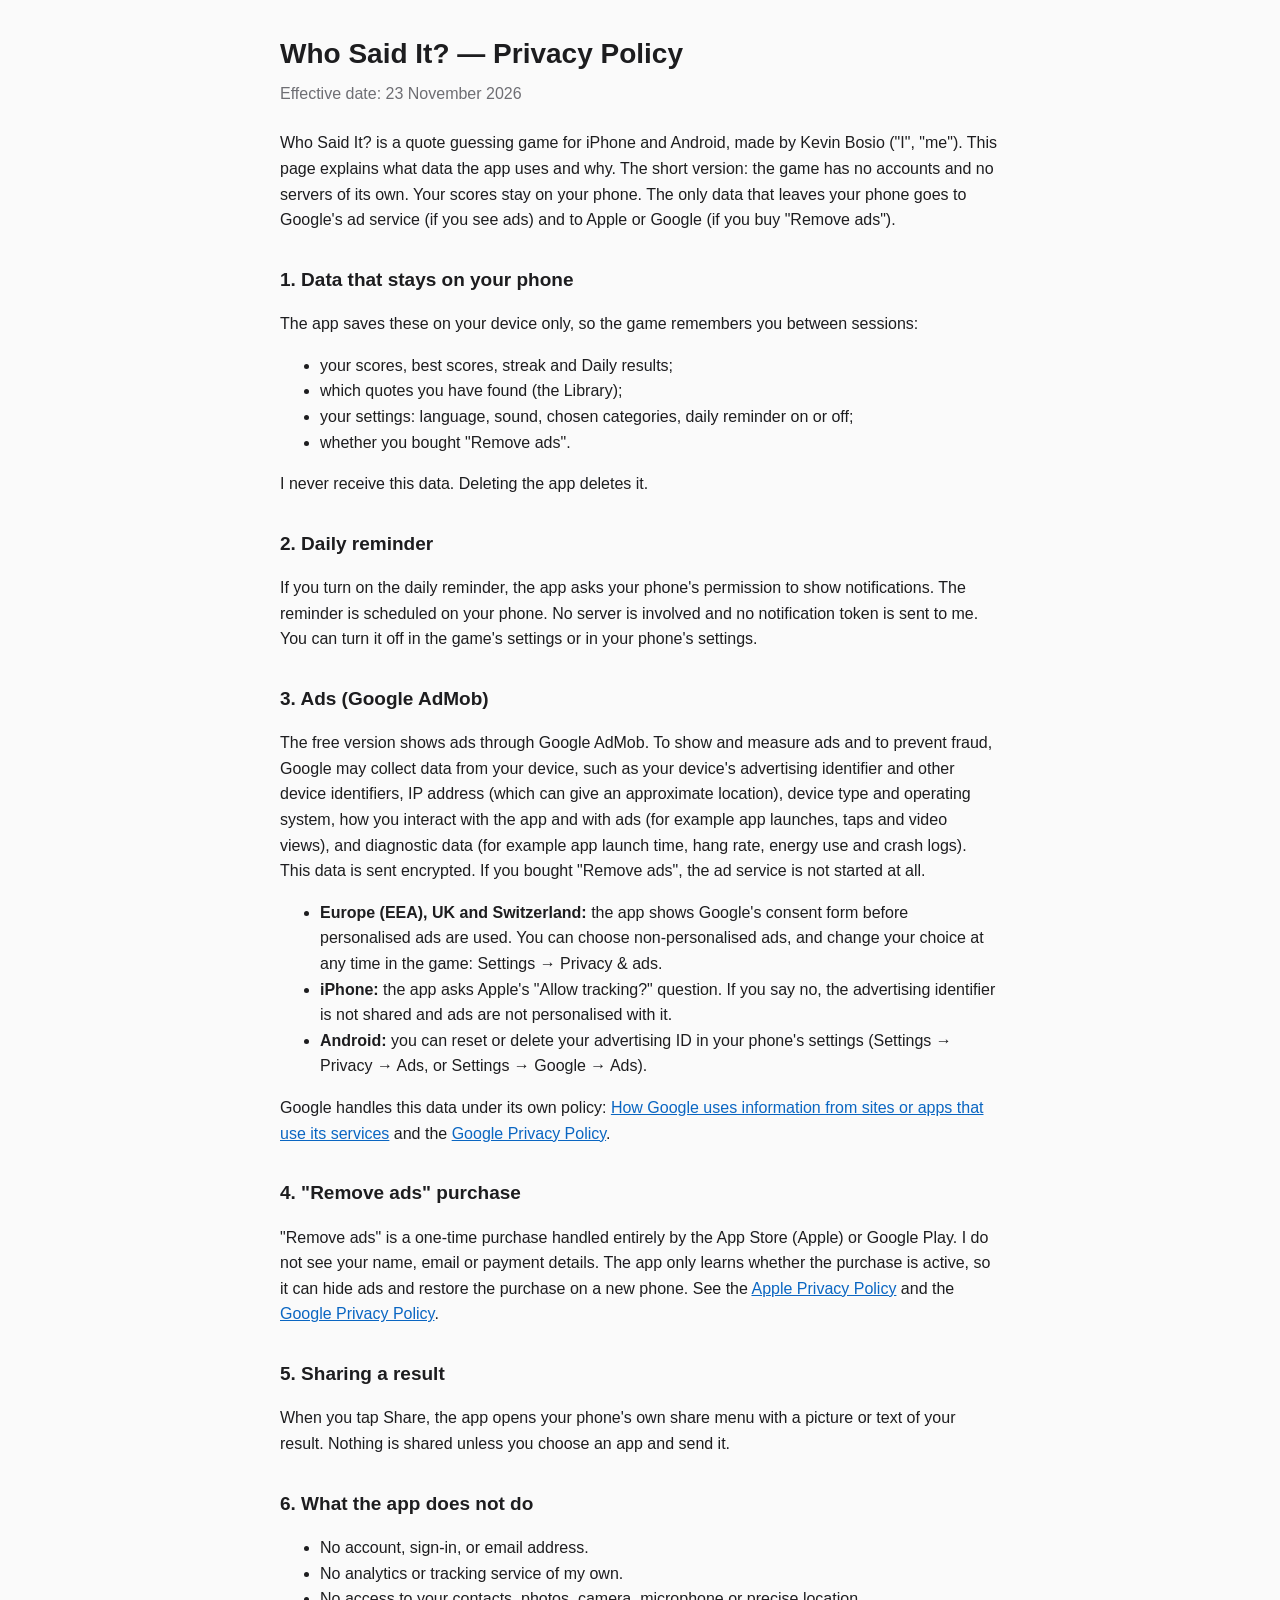
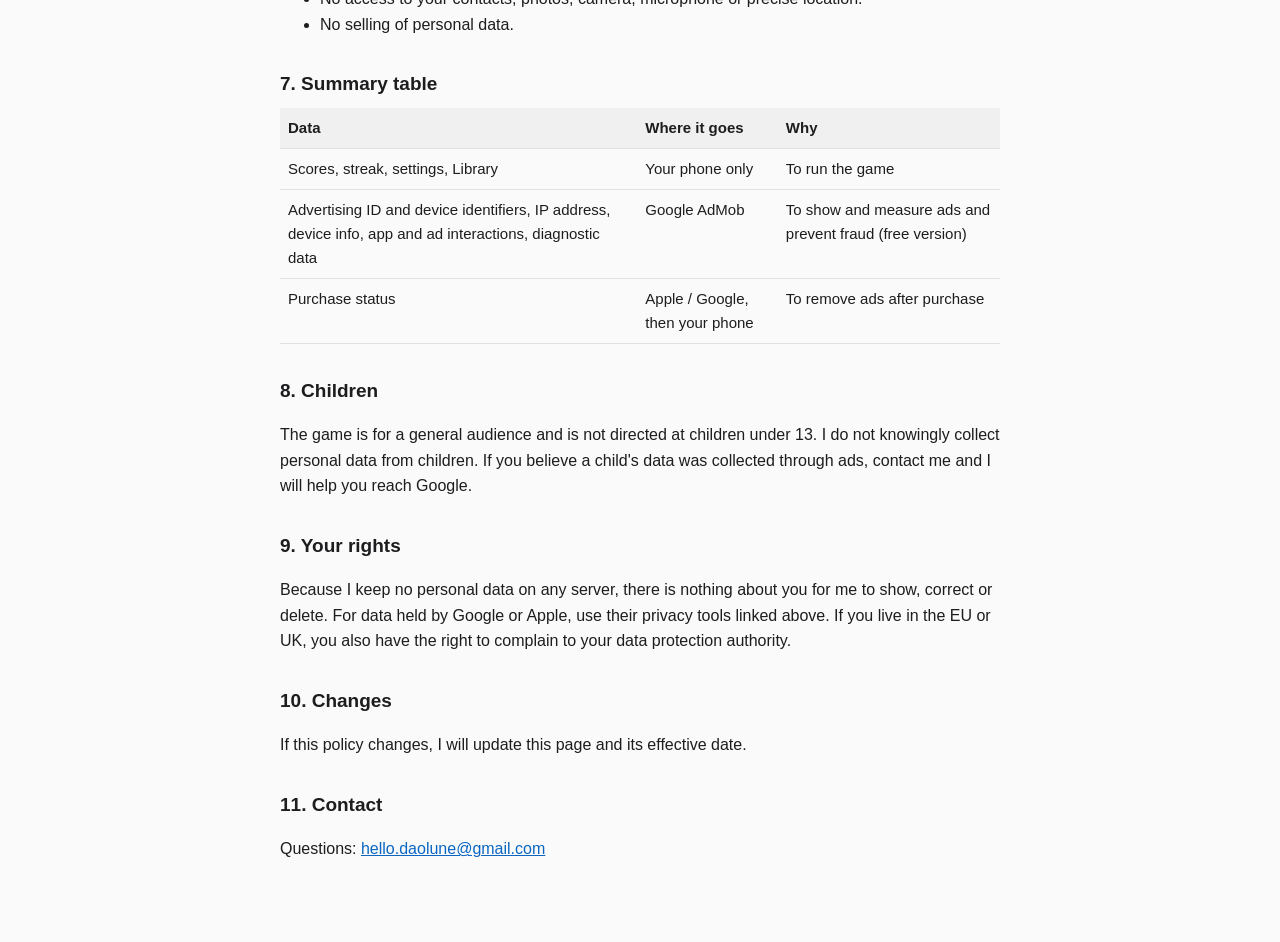
<file: whosaidit/privacy.html>
<!DOCTYPE html>
<html lang="en">
<head>
<meta charset="utf-8">
<meta name="viewport" content="width=device-width, initial-scale=1">
<title>Who Said It? — Privacy Policy</title>
<style>
  body { font-family: -apple-system, "Segoe UI", Roboto, Helvetica, Arial, sans-serif; line-height: 1.6;
         color: #1d1d1f; background: #fafafa; margin: 0; padding: 0; }
  main { max-width: 720px; margin: 0 auto; padding: 32px 20px 64px; }
  h1 { font-size: 28px; margin: 0 0 4px; }
  h2 { font-size: 19px; margin: 32px 0 8px; }
  p, li { font-size: 16px; }
  .date { color: #6e6e73; margin: 0 0 24px; }
  a { color: #0a66c2; }
  table { border-collapse: collapse; width: 100%; font-size: 15px; }
  th, td { text-align: left; vertical-align: top; padding: 8px; border-bottom: 1px solid #e0e0e0; }
  th { background: #f0f0f0; }
</style>
</head>
<body>
<main>
<h1>Who Said It? — Privacy Policy</h1>
<p class="date">Effective date: 23 November 2026</p>

<p>Who Said It? is a quote guessing game for iPhone and Android, made by Kevin Bosio ("I", "me").
This page explains what data the app uses and why. The short version: the game has no accounts
and no servers of its own. Your scores stay on your phone. The only data that leaves your phone
goes to Google's ad service (if you see ads) and to Apple or Google (if you buy "Remove ads").</p>

<h2>1. Data that stays on your phone</h2>
<p>The app saves these on your device only, so the game remembers you between sessions:</p>
<ul>
  <li>your scores, best scores, streak and Daily results;</li>
  <li>which quotes you have found (the Library);</li>
  <li>your settings: language, sound, chosen categories, daily reminder on or off;</li>
  <li>whether you bought "Remove ads".</li>
</ul>
<p>I never receive this data. Deleting the app deletes it.</p>

<h2>2. Daily reminder</h2>
<p>If you turn on the daily reminder, the app asks your phone's permission to show notifications.
The reminder is scheduled on your phone. No server is involved and no notification token is
sent to me. You can turn it off in the game's settings or in your phone's settings.</p>

<h2>3. Ads (Google AdMob)</h2>
<p>The free version shows ads through Google AdMob. To show and measure ads and to prevent fraud,
Google may collect data from your device, such as your device's advertising identifier and other
device identifiers, IP address (which can give an approximate location), device type and operating
system, how you interact with the app and with ads (for example app launches, taps and video views),
and diagnostic data (for example app launch time, hang rate, energy use and crash logs).
This data is sent encrypted. If you bought "Remove ads", the ad service is not started at all.</p>
<ul>
  <li><strong>Europe (EEA), UK and Switzerland:</strong> the app shows Google's consent form before
      personalised ads are used. You can choose non-personalised ads, and change your choice at any
      time in the game: Settings → Privacy &amp; ads.</li>
  <li><strong>iPhone:</strong> the app asks Apple's "Allow tracking?" question. If you say no, the
      advertising identifier is not shared and ads are not personalised with it.</li>
  <li><strong>Android:</strong> you can reset or delete your advertising ID in your phone's settings
      (Settings → Privacy → Ads, or Settings → Google → Ads).</li>
</ul>
<p>Google handles this data under its own policy:
<a href="https://policies.google.com/technologies/partner-sites">How Google uses information from
sites or apps that use its services</a> and the
<a href="https://policies.google.com/privacy">Google Privacy Policy</a>.</p>

<h2>4. "Remove ads" purchase</h2>
<p>"Remove ads" is a one-time purchase handled entirely by the App Store (Apple) or Google Play.
I do not see your name, email or payment details. The app only learns whether the purchase is
active, so it can hide ads and restore the purchase on a new phone. See the
<a href="https://www.apple.com/legal/privacy/">Apple Privacy Policy</a> and the
<a href="https://policies.google.com/privacy">Google Privacy Policy</a>.</p>

<h2>5. Sharing a result</h2>
<p>When you tap Share, the app opens your phone's own share menu with a picture or text of your
result. Nothing is shared unless you choose an app and send it.</p>

<h2>6. What the app does not do</h2>
<ul>
  <li>No account, sign-in, or email address.</li>
  <li>No analytics or tracking service of my own.</li>
  <li>No access to your contacts, photos, camera, microphone or precise location.</li>
  <li>No selling of personal data.</li>
</ul>

<h2>7. Summary table</h2>
<table>
  <tr><th>Data</th><th>Where it goes</th><th>Why</th></tr>
  <tr><td>Scores, streak, settings, Library</td><td>Your phone only</td><td>To run the game</td></tr>
  <tr><td>Advertising ID and device identifiers, IP address, device info, app and ad interactions, diagnostic data</td><td>Google AdMob</td><td>To show and measure ads and prevent fraud (free version)</td></tr>
  <tr><td>Purchase status</td><td>Apple / Google, then your phone</td><td>To remove ads after purchase</td></tr>
</table>

<h2>8. Children</h2>
<p>The game is for a general audience and is not directed at children under 13. I do not knowingly
collect personal data from children. If you believe a child's data was collected through ads,
contact me and I will help you reach Google.</p>

<h2>9. Your rights</h2>
<p>Because I keep no personal data on any server, there is nothing about you for me to show, correct
or delete. For data held by Google or Apple, use their privacy tools linked above. If you live in
the EU or UK, you also have the right to complain to your data protection authority.</p>

<h2>10. Changes</h2>
<p>If this policy changes, I will update this page and its effective date.</p>

<h2>11. Contact</h2>
<p>Questions: <a href="mailto:hello.daolune@gmail.com">hello.daolune@gmail.com</a></p>
</main>
</body>
</html>
</file>
<file: higher-or-lower/style.css>
:root{color-scheme:dark}
body{margin:0;background:radial-gradient(120% 60% at 50% 0%,#3a2a1e,#17120e 70%) fixed;color:#fffaf0;
  font:16px/1.6 system-ui,-apple-system,"Segoe UI","PingFang SC","Noto Sans SC","Thonburi","Noto Sans Thai",sans-serif}
main{max-width:720px;margin:0 auto;padding:28px 20px 60px}
h1{font-size:30px;line-height:1.2;margin:18px 0 4px}
h1 span{color:#ffd97a}
h2{font-size:19px;margin:28px 0 6px;color:#ffd97a}
p,li{color:rgba(255,248,235,.88)}
a{color:#ffd97a}
.muted{color:rgba(255,248,235,.6);font-size:14px;margin-top:0}
.langs{font-size:14px;color:rgba(255,248,235,.6)}
.langs b{color:#fffaf0}
.card{background:#231b15;border-radius:20px;padding:18px 20px;margin:16px 0;box-shadow:0 4px 0 rgba(0,0,0,.3)}
.btn{display:inline-block;background:#fff6e6;color:#2b1d12;font-weight:800;text-decoration:none;padding:12px 20px;border-radius:16px;box-shadow:0 4px 0 rgba(0,0,0,.3)}
.foot{margin-top:40px;font-size:14px}
</file>
<file: whosaidit/style.css>
:root{color-scheme:dark}
body{margin:0;background:radial-gradient(120% 60% at 50% 0%,#3a2a1e,#17120e 70%) fixed;color:#fffaf0;
  font:16px/1.6 system-ui,-apple-system,"Segoe UI","PingFang SC","Noto Sans SC","Thonburi","Noto Sans Thai",sans-serif}
main{max-width:720px;margin:0 auto;padding:28px 20px 60px}
h1{font-size:30px;line-height:1.2;margin:18px 0 4px}
h1 span{color:#ffd97a}
h2{font-size:19px;margin:28px 0 6px;color:#ffd97a}
p,li{color:rgba(255,248,235,.88)}
a{color:#ffd97a}
.muted{color:rgba(255,248,235,.6);font-size:14px;margin-top:0}
.langs{font-size:14px;color:rgba(255,248,235,.6)}
.langs b{color:#fffaf0}
.card{background:#231b15;border-radius:20px;padding:18px 20px;margin:16px 0;box-shadow:0 4px 0 rgba(0,0,0,.3)}
.btn{display:inline-block;background:#fff6e6;color:#2b1d12;font-weight:800;text-decoration:none;padding:12px 20px;border-radius:16px;box-shadow:0 4px 0 rgba(0,0,0,.3)}
.foot{margin-top:40px;font-size:14px}
</file>
